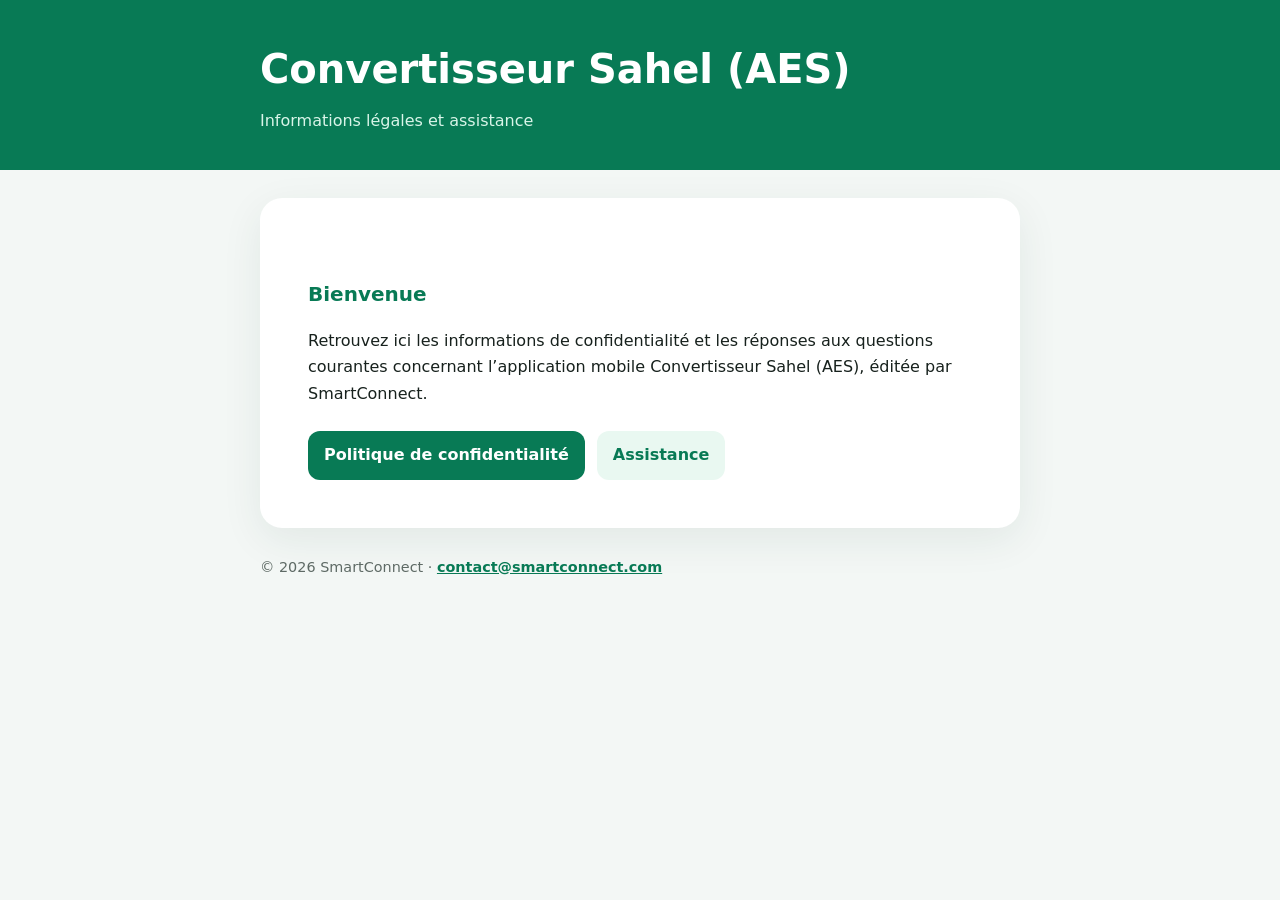
<file: index.html>
<!doctype html>
<html lang="fr"><head><meta charset="utf-8"><meta name="viewport" content="width=device-width,initial-scale=1"><title>Convertisseur Sahel — Informations</title><link rel="stylesheet" href="styles.css"></head>
<body><header><div><h1>Convertisseur Sahel (AES)</h1><p>Informations légales et assistance</p></div></header>
<main><h2>Bienvenue</h2><p>Retrouvez ici les informations de confidentialité et les réponses aux questions courantes concernant l’application mobile Convertisseur Sahel (AES), éditée par SmartConnect.</p><div class="actions"><a class="button" href="privacy.html">Politique de confidentialité</a><a class="button secondary" href="support.html">Assistance</a></div></main>
<footer>© 2026 SmartConnect · <a href="mailto:contact@smartconnect.com">contact@smartconnect.com</a></footer></body></html>
</file>
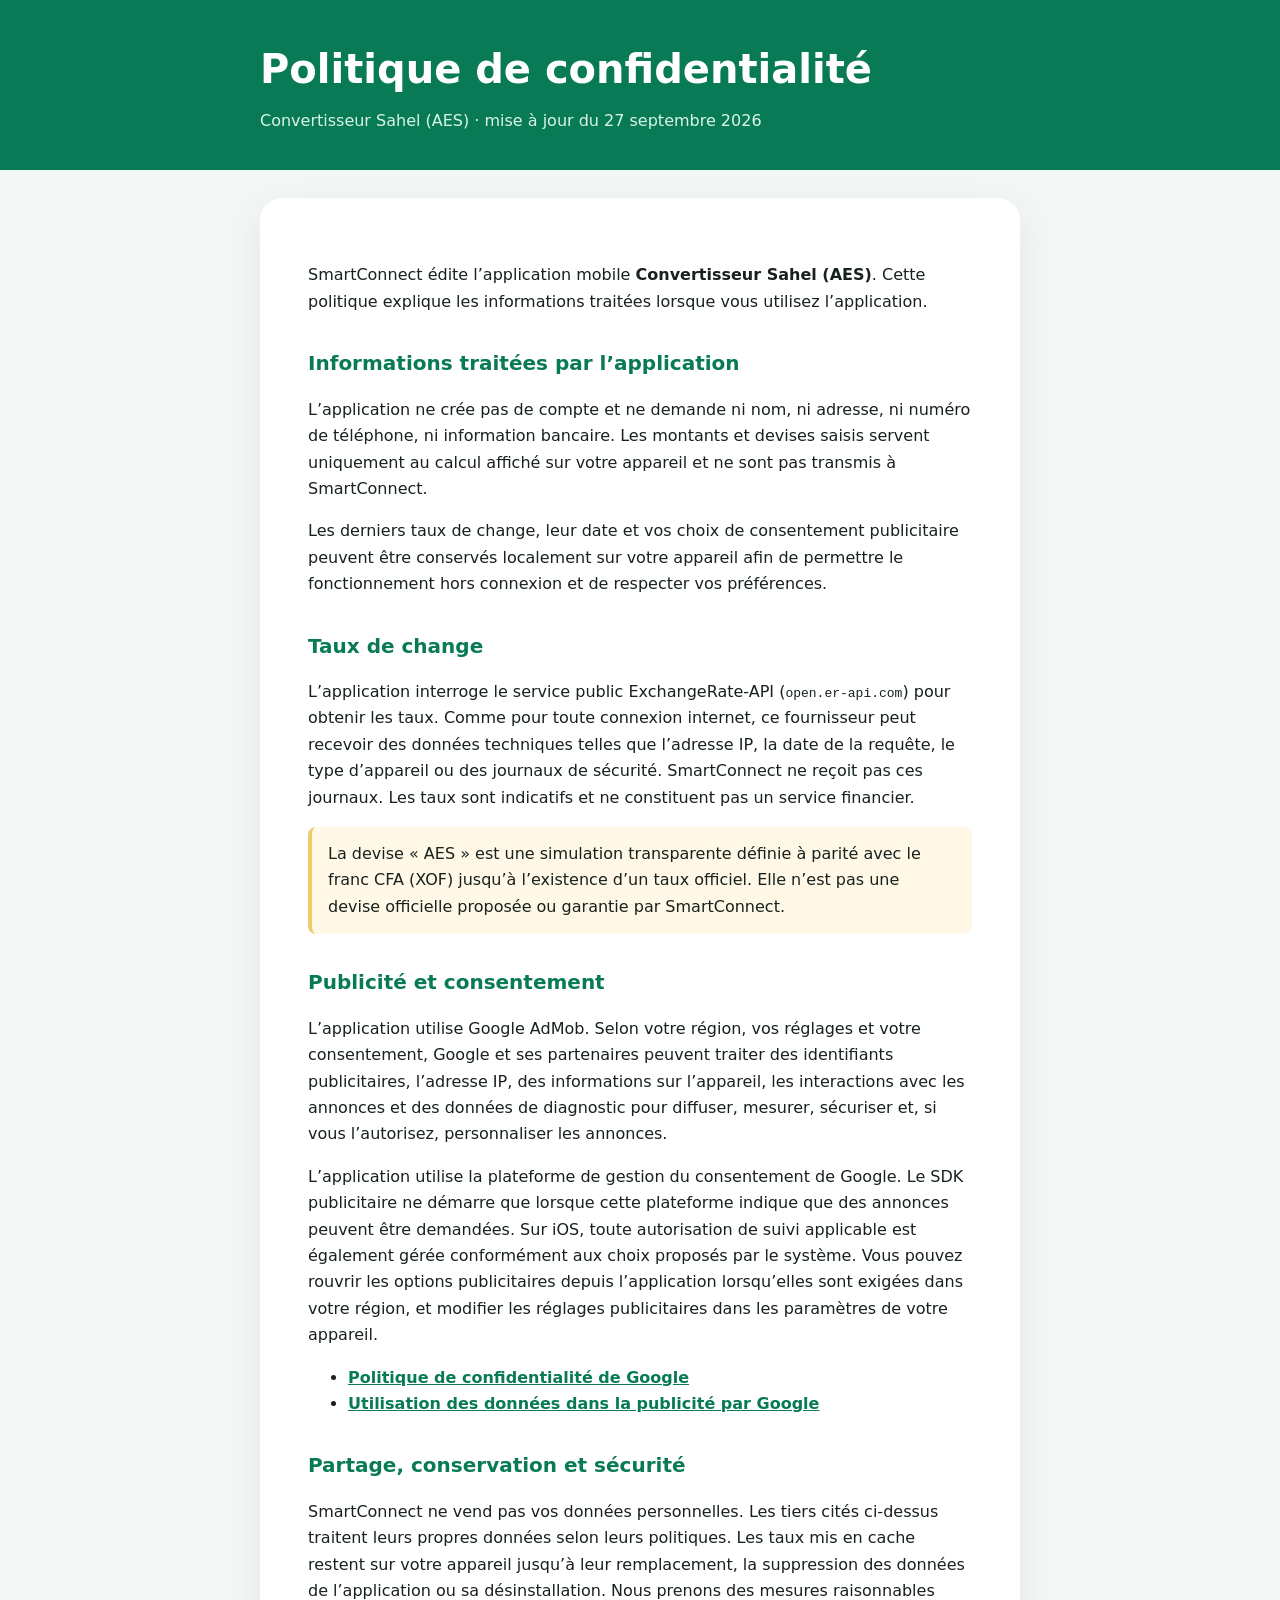
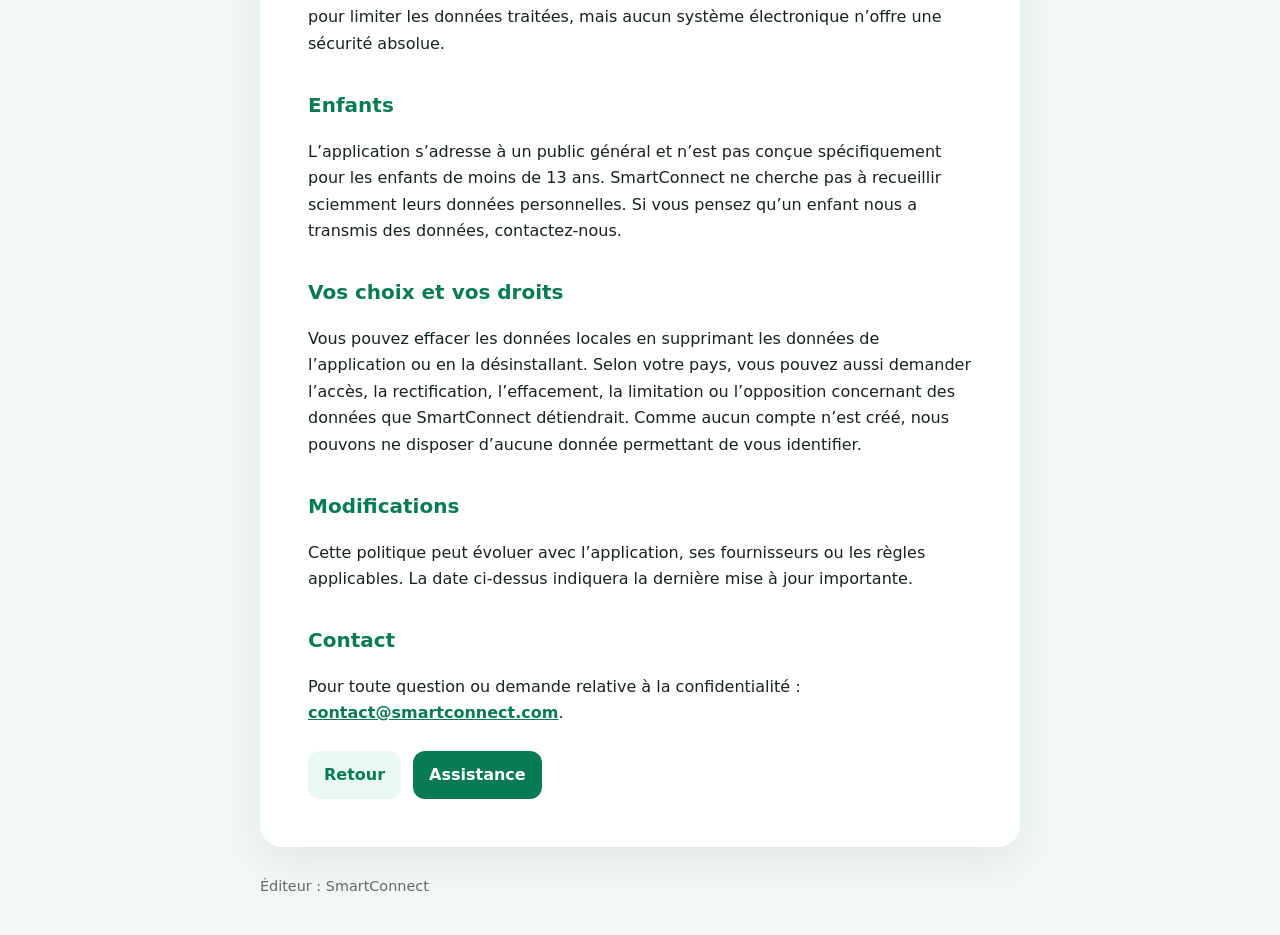
<file: privacy.html>
<!doctype html>
<html lang="fr"><head><meta charset="utf-8"><meta name="viewport" content="width=device-width,initial-scale=1"><title>Politique de confidentialité — Convertisseur Sahel</title><link rel="stylesheet" href="styles.css"></head>
<body><header><div><h1>Politique de confidentialité</h1><p>Convertisseur Sahel (AES) · mise à jour du 27 septembre 2026</p></div></header>
<main><p>SmartConnect édite l’application mobile <strong>Convertisseur Sahel (AES)</strong>. Cette politique explique les informations traitées lorsque vous utilisez l’application.</p>
<h2>Informations traitées par l’application</h2><p>L’application ne crée pas de compte et ne demande ni nom, ni adresse, ni numéro de téléphone, ni information bancaire. Les montants et devises saisis servent uniquement au calcul affiché sur votre appareil et ne sont pas transmis à SmartConnect.</p><p>Les derniers taux de change, leur date et vos choix de consentement publicitaire peuvent être conservés localement sur votre appareil afin de permettre le fonctionnement hors connexion et de respecter vos préférences.</p>
<h2>Taux de change</h2><p>L’application interroge le service public ExchangeRate-API (<code>open.er-api.com</code>) pour obtenir les taux. Comme pour toute connexion internet, ce fournisseur peut recevoir des données techniques telles que l’adresse IP, la date de la requête, le type d’appareil ou des journaux de sécurité. SmartConnect ne reçoit pas ces journaux. Les taux sont indicatifs et ne constituent pas un service financier.</p><p class="note">La devise « AES » est une simulation transparente définie à parité avec le franc CFA (XOF) jusqu’à l’existence d’un taux officiel. Elle n’est pas une devise officielle proposée ou garantie par SmartConnect.</p>
<h2>Publicité et consentement</h2><p>L’application utilise Google AdMob. Selon votre région, vos réglages et votre consentement, Google et ses partenaires peuvent traiter des identifiants publicitaires, l’adresse IP, des informations sur l’appareil, les interactions avec les annonces et des données de diagnostic pour diffuser, mesurer, sécuriser et, si vous l’autorisez, personnaliser les annonces.</p><p>L’application utilise la plateforme de gestion du consentement de Google. Le SDK publicitaire ne démarre que lorsque cette plateforme indique que des annonces peuvent être demandées. Sur iOS, toute autorisation de suivi applicable est également gérée conformément aux choix proposés par le système. Vous pouvez rouvrir les options publicitaires depuis l’application lorsqu’elles sont exigées dans votre région, et modifier les réglages publicitaires dans les paramètres de votre appareil.</p><ul><li><a href="https://policies.google.com/privacy?hl=fr">Politique de confidentialité de Google</a></li><li><a href="https://policies.google.com/technologies/ads?hl=fr">Utilisation des données dans la publicité par Google</a></li></ul>
<h2>Partage, conservation et sécurité</h2><p>SmartConnect ne vend pas vos données personnelles. Les tiers cités ci-dessus traitent leurs propres données selon leurs politiques. Les taux mis en cache restent sur votre appareil jusqu’à leur remplacement, la suppression des données de l’application ou sa désinstallation. Nous prenons des mesures raisonnables pour limiter les données traitées, mais aucun système électronique n’offre une sécurité absolue.</p>
<h2>Enfants</h2><p>L’application s’adresse à un public général et n’est pas conçue spécifiquement pour les enfants de moins de 13 ans. SmartConnect ne cherche pas à recueillir sciemment leurs données personnelles. Si vous pensez qu’un enfant nous a transmis des données, contactez-nous.</p>
<h2>Vos choix et vos droits</h2><p>Vous pouvez effacer les données locales en supprimant les données de l’application ou en la désinstallant. Selon votre pays, vous pouvez aussi demander l’accès, la rectification, l’effacement, la limitation ou l’opposition concernant des données que SmartConnect détiendrait. Comme aucun compte n’est créé, nous pouvons ne disposer d’aucune donnée permettant de vous identifier.</p>
<h2>Modifications</h2><p>Cette politique peut évoluer avec l’application, ses fournisseurs ou les règles applicables. La date ci-dessus indiquera la dernière mise à jour importante.</p>
<h2>Contact</h2><p>Pour toute question ou demande relative à la confidentialité : <a href="mailto:contact@smartconnect.com">contact@smartconnect.com</a>.</p><div class="actions"><a class="button secondary" href="index.html">Retour</a><a class="button" href="support.html">Assistance</a></div></main>
<footer>Éditeur : SmartConnect</footer></body></html>
</file>
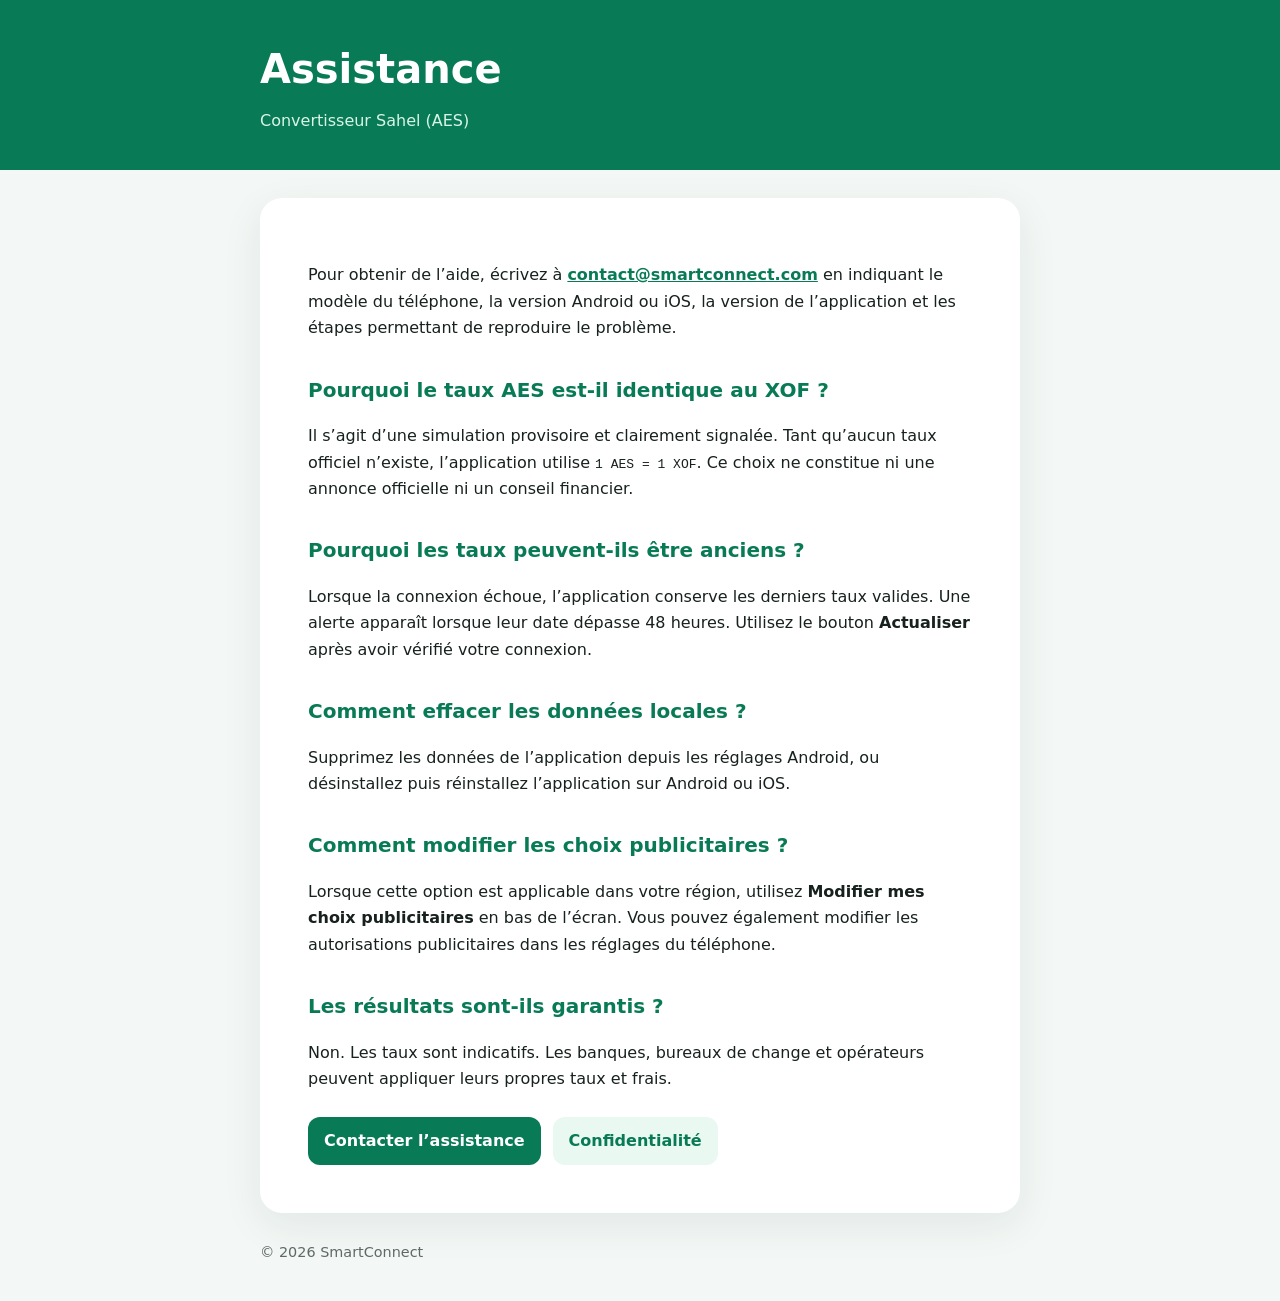
<file: support.html>
<!doctype html>
<html lang="fr"><head><meta charset="utf-8"><meta name="viewport" content="width=device-width,initial-scale=1"><title>Assistance — Convertisseur Sahel</title><link rel="stylesheet" href="styles.css"></head>
<body><header><div><h1>Assistance</h1><p>Convertisseur Sahel (AES)</p></div></header>
<main><p>Pour obtenir de l’aide, écrivez à <a href="mailto:contact@smartconnect.com">contact@smartconnect.com</a> en indiquant le modèle du téléphone, la version Android ou iOS, la version de l’application et les étapes permettant de reproduire le problème.</p>
<h2>Pourquoi le taux AES est-il identique au XOF ?</h2><p>Il s’agit d’une simulation provisoire et clairement signalée. Tant qu’aucun taux officiel n’existe, l’application utilise <code>1 AES = 1 XOF</code>. Ce choix ne constitue ni une annonce officielle ni un conseil financier.</p>
<h2>Pourquoi les taux peuvent-ils être anciens ?</h2><p>Lorsque la connexion échoue, l’application conserve les derniers taux valides. Une alerte apparaît lorsque leur date dépasse 48 heures. Utilisez le bouton <strong>Actualiser</strong> après avoir vérifié votre connexion.</p>
<h2>Comment effacer les données locales ?</h2><p>Supprimez les données de l’application depuis les réglages Android, ou désinstallez puis réinstallez l’application sur Android ou iOS.</p>
<h2>Comment modifier les choix publicitaires ?</h2><p>Lorsque cette option est applicable dans votre région, utilisez <strong>Modifier mes choix publicitaires</strong> en bas de l’écran. Vous pouvez également modifier les autorisations publicitaires dans les réglages du téléphone.</p>
<h2>Les résultats sont-ils garantis ?</h2><p>Non. Les taux sont indicatifs. Les banques, bureaux de change et opérateurs peuvent appliquer leurs propres taux et frais.</p><div class="actions"><a class="button" href="mailto:contact@smartconnect.com?subject=Assistance%20Convertisseur%20Sahel">Contacter l’assistance</a><a class="button secondary" href="privacy.html">Confidentialité</a></div></main>
<footer>© 2026 SmartConnect</footer></body></html>
</file>
<file: styles.css>
:root { color-scheme: light; --green:#087A55; --ink:#17211D; --muted:#5E6A65; --sand:#EFCB68; --paper:#F3F7F5; }
* { box-sizing: border-box; }
body { margin:0; font-family:Inter,ui-sans-serif,system-ui,-apple-system,BlinkMacSystemFont,"Segoe UI",sans-serif; color:var(--ink); background:var(--paper); line-height:1.65; }
header { background:var(--green); color:white; padding:36px 20px; }
header div, main, footer { width:min(760px,calc(100% - 40px)); margin:auto; }
header h1 { margin:0 0 6px; font-size:clamp(1.7rem,5vw,2.5rem); }
header p { margin:0; color:#D9F5E9; }
main { background:white; margin-top:28px; margin-bottom:28px; padding:clamp(24px,5vw,48px); border-radius:22px; box-shadow:0 12px 40px #173D3114; }
h2 { margin-top:2rem; color:var(--green); font-size:1.25rem; }
h3 { margin-top:1.5rem; }
a { color:var(--green); font-weight:650; }
.actions { display:flex; flex-wrap:wrap; gap:12px; margin-top:24px; }
.button { display:inline-block; padding:11px 16px; border-radius:12px; background:var(--green); color:white; text-decoration:none; }
.button.secondary { background:#E9F8F1; color:var(--green); }
.note { padding:14px 16px; border-left:4px solid var(--sand); background:#FFF8E7; border-radius:8px; }
footer { padding:0 0 36px; color:var(--muted); font-size:.9rem; }
</file>
